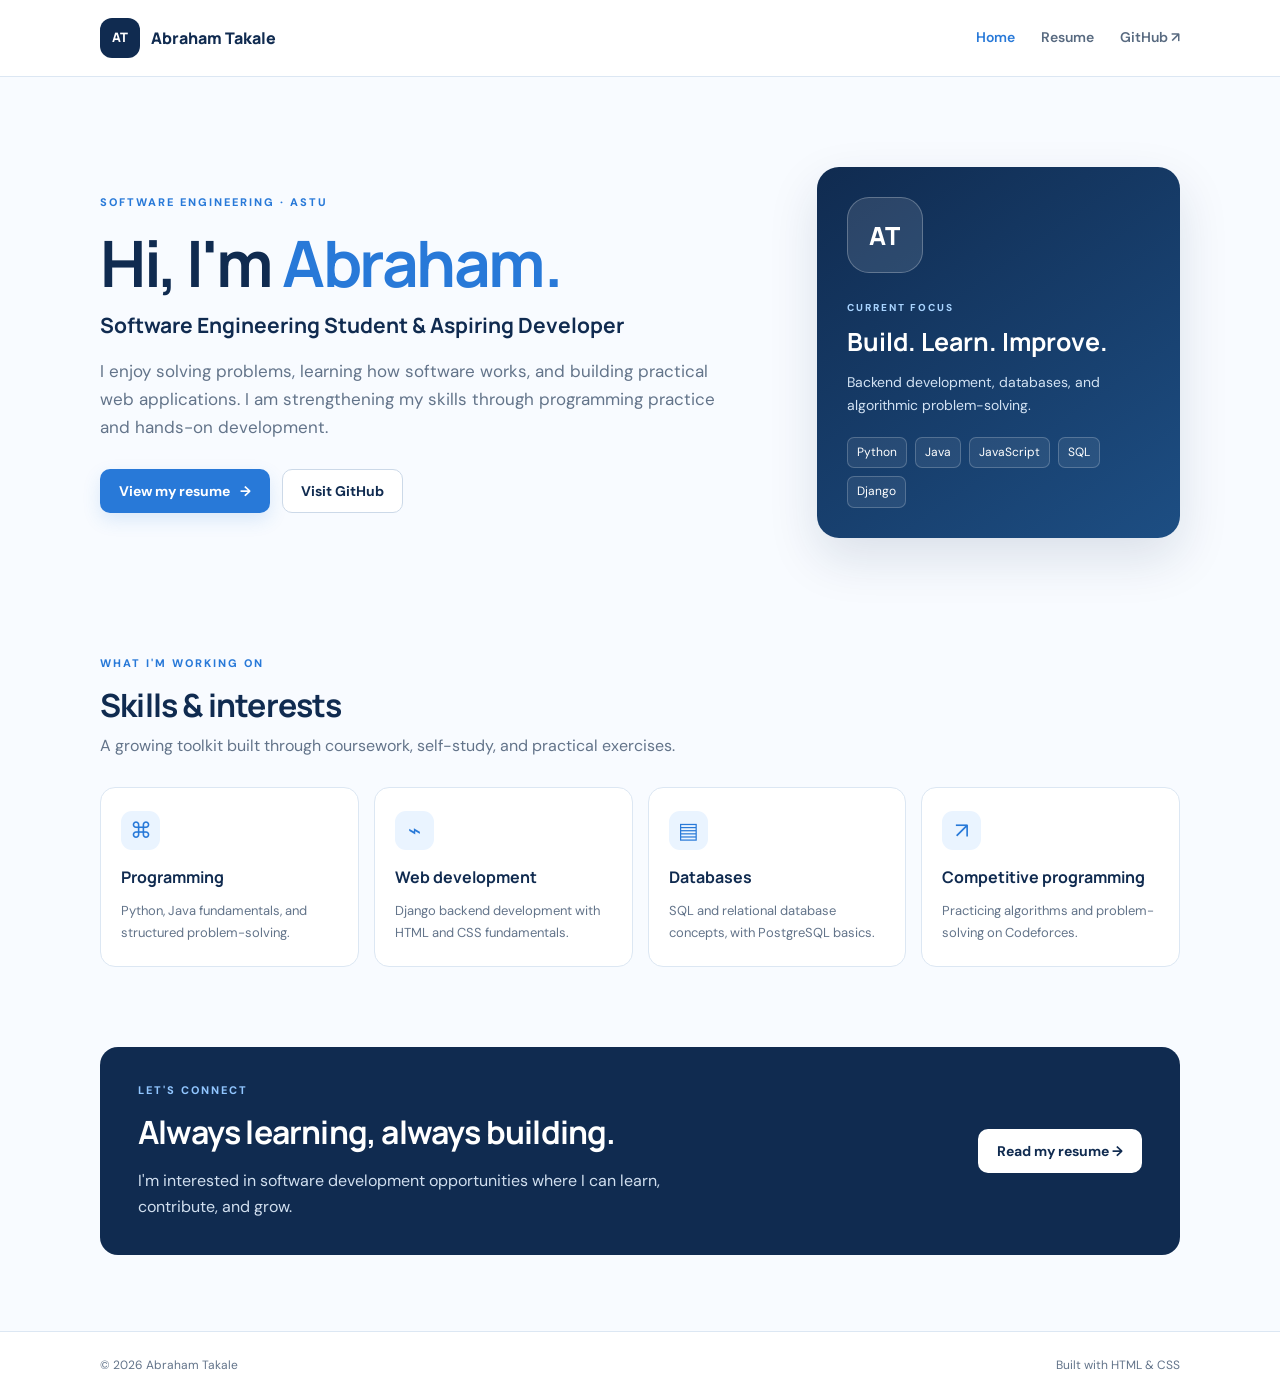
<file: index.html>
<!DOCTYPE html>
<html lang="en">
<head>
  <meta charset="UTF-8">
  <meta name="viewport" content="width=device-width, initial-scale=1.0">
  <meta name="description" content="Abraham Takale — Software Engineering student and aspiring software developer.">
  <title>Abraham Takale | Home</title>
  <link rel="stylesheet" href="style.css">
</head>
<body>
  <header class="site-header">
    <nav class="nav container" aria-label="Main navigation">
      <a class="brand" href="index.html"><span class="brand-mark">AT</span><span>Abraham Takale</span></a>
      <div class="nav-links">
        <a class="active" href="index.html">Home</a>
        <a href="resume.html">Resume</a>
        <a href="https://github.com/abraham-takale" target="_blank" rel="noreferrer">GitHub ↗</a>
      </div>
    </nav>
  </header>

  <main>
    <section class="hero container">
      <div class="hero-copy">
        <p class="eyebrow">SOFTWARE ENGINEERING · ASTU</p>
        <h1>Hi, I'm <span>Abraham.</span></h1>
        <h2>Software Engineering Student &amp; Aspiring Developer</h2>
        <p class="lead">I enjoy solving problems, learning how software works, and building practical web applications. I am strengthening my skills through programming practice and hands-on development.</p>
        <div class="actions">
          <a class="button primary" href="resume.html">View my resume <span aria-hidden="true">→</span></a>
          <a class="button secondary" href="https://github.com/abraham-takale" target="_blank" rel="noreferrer">Visit GitHub</a>
        </div>
      </div>
      <div class="hero-card">
        <div class="avatar">AT</div>
        <p class="card-label">CURRENT FOCUS</p>
        <h3>Build. Learn. Improve.</h3>
        <p>Backend development, databases, and algorithmic problem-solving.</p>
        <div class="mini-tags"><span>Python</span><span>Java</span><span>JavaScript</span><span>SQL</span><span>Django</span></div>
      </div>
    </section>

    <section class="section container">
      <div class="section-heading">
        <p class="eyebrow">WHAT I'M WORKING ON</p>
        <h2>Skills &amp; interests</h2>
        <p>A growing toolkit built through coursework, self-study, and practical exercises.</p>
      </div>
      <div class="cards">
        <article class="feature-card"><div class="feature-icon">⌘</div><h3>Programming</h3><p>Python, Java fundamentals, and structured problem-solving.</p></article>
        <article class="feature-card"><div class="feature-icon">⌁</div><h3>Web development</h3><p>Django backend development with HTML and CSS fundamentals.</p></article>
        <article class="feature-card"><div class="feature-icon">▤</div><h3>Databases</h3><p>SQL and relational database concepts, with PostgreSQL basics.</p></article>
        <article class="feature-card"><div class="feature-icon">↗</div><h3>Competitive programming</h3><p>Practicing algorithms and problem-solving on Codeforces.</p></article>
      </div>
    </section>

    <section class="cta container">
      <div><p class="eyebrow">LET'S CONNECT</p><h2>Always learning, always building.</h2><p>I'm interested in software development opportunities where I can learn, contribute, and grow.</p></div>
      <a class="button light" href="resume.html">Read my resume →</a>
    </section>
  </main>

  <footer class="footer"><div class="container footer-inner"><span>© <span id="year"></span> Abraham Takale</span><span>Built with HTML &amp; CSS</span></div></footer>
  <script>document.getElementById("year").textContent = new Date().getFullYear();</script>
</body>
</html>
</file>
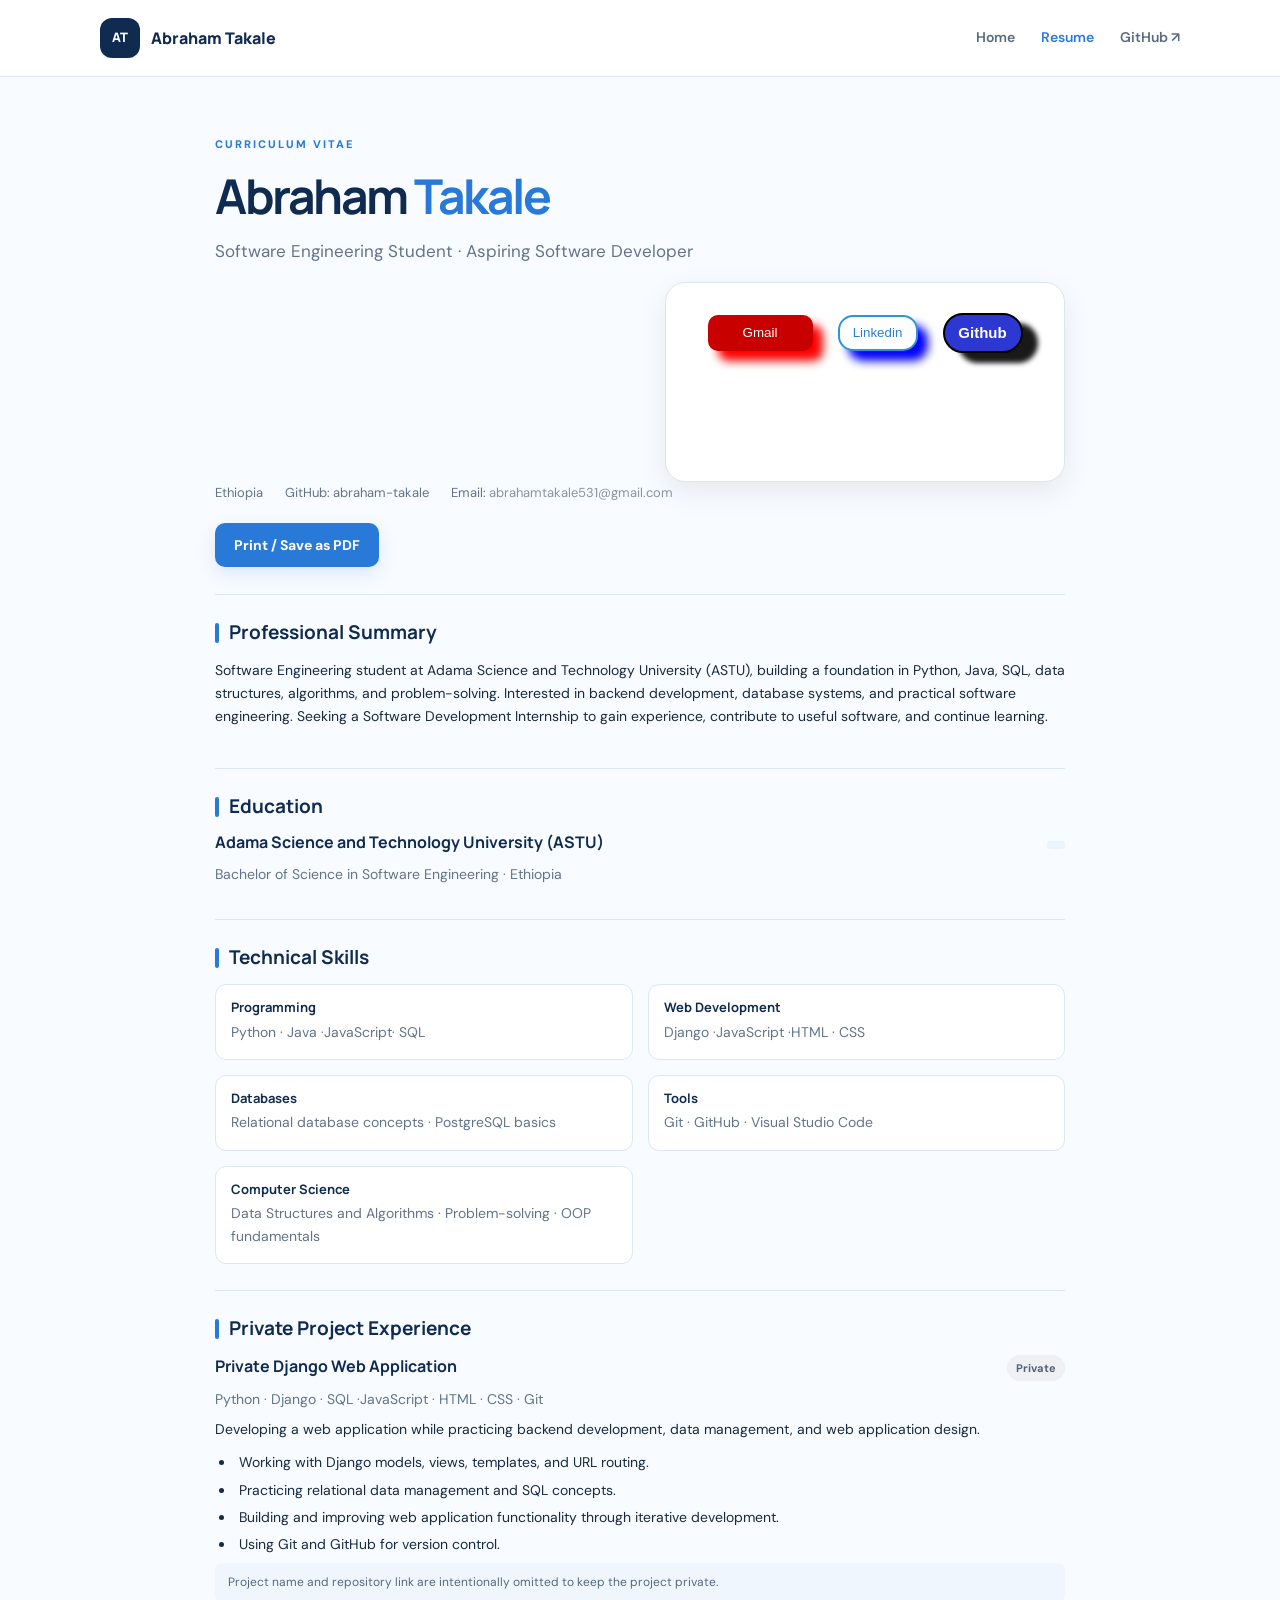
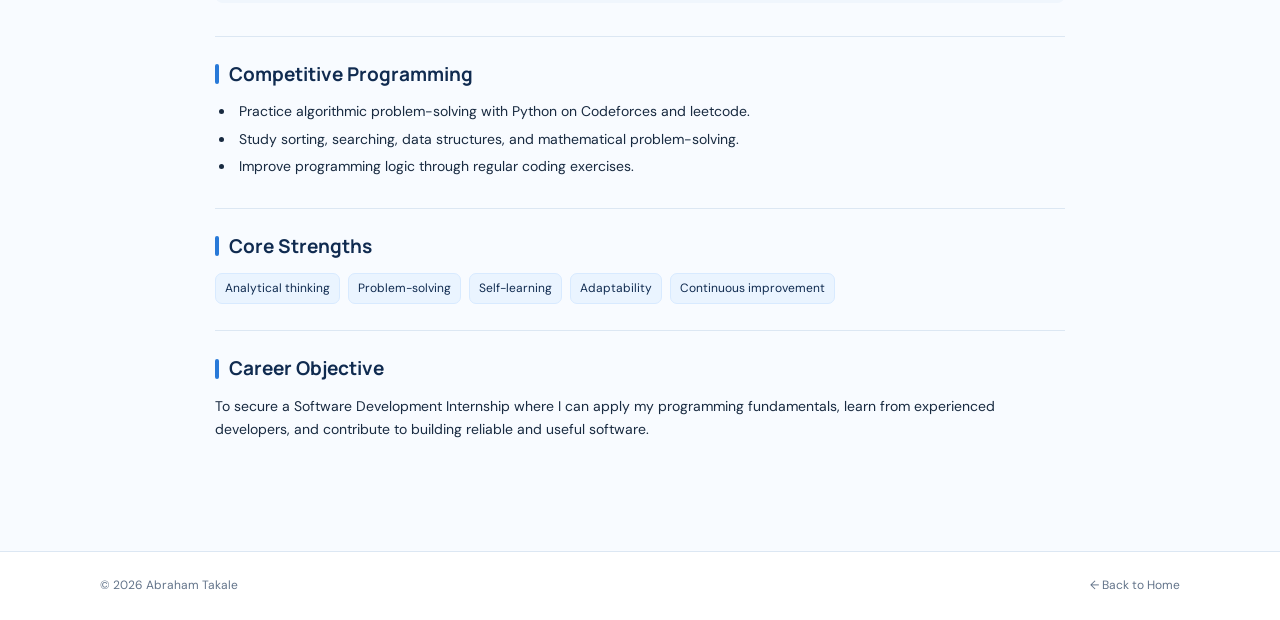
<file: resume.html>
<!DOCTYPE html>
<html lang="en">
<head>
  <meta charset="UTF-8">
  <meta name="viewport" content="width=device-width, initial-scale=1.0">
  <meta name="description" content="Resume of Abraham Gaddissee, Software Engineering student at ASTU.">
  <title>Abraham Takale | Resume</title>
  <link rel="stylesheet" href="style.css">
</head>
<body>
  <header class="site-header">
    <nav class="nav container" aria-label="Main navigation">
      <a class="brand" href="index.html"><span class="brand-mark">AT</span><span>Abraham Takale</span></a>
      <div class="nav-links">
        <a href="index.html">Home</a>
        <a class="active" href="resume.html">Resume</a>
        <a href="https://github.com/abraham-takale" target="_blank" rel="noreferrer">GitHub ↗</a>
      </div>
    </nav>
  </header>

  <main class="container resume-wrap">
    <section class="resume-intro">
      <p class="eyebrow">CURRICULUM VITAE</p>
      <h1>Abraham <span>Takale</span></h1>
      <p class="lead">Software Engineering Student · Aspiring Software Developer</p>
     
<div class="hero-container">

  <div class="hero-right">

    <div class="social-links">
      <button class="subscribe-tyl">
        <a href="mailto:abrahamtakale531@gmail.com">Gmail</a>
      </button>

      <button class="join-button">
        <a href="https://www.linkedin.com/in/Abraham" target="_blank">
          Linkedin
        </a>
      </button>

      <button class="tweet-button">
        <a href="https://github.com/abraham-takale" target="_blank">
          Github
        </a>
      </button>
    </div>

  </div>
</div>

      <div class="resume-contact">
        <span>Ethiopia</span><span>GitHub: <a href="https://github.com/abraham-takale" target="_blank" rel="noreferrer">abraham-takale</a></span>
        <span>Email: <em>abrahamtakale531@gmail.com</em></span>
      </div>
      <button class="button primary print-button" onclick="window.print()">Print / Save as PDF</button>
    </section>

    <section class="resume-section">
      <h2>Professional Summary</h2>
      <p> Software Engineering student at Adama Science and Technology University (ASTU), building a foundation in Python, Java, SQL, data structures, algorithms, and problem-solving. Interested in backend development, database systems, and practical software engineering. Seeking a Software Development Internship to gain experience, contribute to useful software, and continue learning.</p>
    </section>

    <section class="resume-section">
      <h2>Education</h2>
      <div class="entry">
        <div class="entry-top"><h3>Adama Science and Technology University (ASTU)</h3><span class="pill"></span></div>
        <p class="muted">Bachelor of Science in Software Engineering · Ethiopia</p>
      </div>
    </section>

    <section class="resume-section">
      <h2>Technical Skills</h2>
      <div class="skill-grid">
        <div><h3>Programming</h3><p>Python · Java ·JavaScript· SQL</p></div>
        <div><h3>Web Development</h3><p>Django ·JavaScript ·HTML · CSS</p></div>
        <div><h3>Databases</h3><p>Relational database concepts · PostgreSQL basics</p></div>
        <div><h3>Tools</h3><p>Git · GitHub · Visual Studio Code</p></div>
        <div><h3>Computer Science</h3><p>Data Structures and Algorithms · Problem-solving · OOP fundamentals</p></div>
      </div>
    </section>

    <section class="resume-section">
      <h2>Private Project Experience</h2>
      <div class="entry">
        <div class="entry-top"><h3>Private Django Web Application</h3><span class="pill private">Private</span></div>
        <p class="muted">Python · Django · SQL ·JavaScript · HTML · CSS · Git</p>
        <p>Developing a web application while practicing backend development, data management, and web application design.</p>
        <ul>
          <li>Working with Django models, views, templates, and URL routing.</li>
          <li>Practicing relational data management and SQL concepts.</li>
          <li>Building and improving web application functionality through iterative development.</li>
          <li>Using Git and GitHub for version control.</li>
        </ul>
        <p class="privacy-note">Project name and repository link are intentionally omitted to keep the project private.</p>
      </div>
    </section>

    <section class="resume-section">
      <h2>Competitive Programming</h2>
      <ul>
        <li>Practice algorithmic problem-solving with Python on Codeforces and leetcode.</li>
        <li>Study sorting, searching, data structures, and mathematical problem-solving.</li>
        <li>Improve programming logic through regular coding exercises.</li>
      </ul>
    </section>

    <section class="resume-section">
      <h2>Core Strengths</h2>
      <div class="strength-tags"><span>Analytical thinking</span><span>Problem-solving</span><span>Self-learning</span><span>Adaptability</span><span>Continuous improvement</span></div>
    </section>

    <section class="resume-section objective">
      <h2>Career Objective</h2>
      <p>To secure a Software Development Internship where I can apply my programming fundamentals, learn from experienced developers, and contribute to building reliable and useful software.</p>
    </section>
  </main>

  <footer class="footer"><div class="container footer-inner"><span>© <span id="year"></span> Abraham Takale</span><a href="index.html">← Back to Home</a></div></footer>
  <script>document.getElementById("year").textContent = new Date().getFullYear();</script>
</body>
</html>
</file>
<file: style.css>
@import url('https://fonts.googleapis.com/css2?family=DM+Sans:wght@400;500;600;700&family=Manrope:wght@400;500;600;700;800&display=swap');

:root{--navy:#102b50;--blue:#2879d8;--sky:#eaf4ff;--ink:#182a40;--muted:#63748a;--line:#dce7f3;--white:#fff}
*{box-sizing:border-box}
html{scroll-behavior:smooth}
body{margin:0;background:#f8fbff;color:var(--ink);font-family:'DM Sans',sans-serif;line-height:1.65}
a{color:var(--blue);text-decoration:none}
a:hover{text-decoration:underline}
.container{width:min(1080px,calc(100% - 40px));margin-inline:auto}
.site-header{background:var(--white);border-bottom:1px solid var(--line);position:sticky;top:0;z-index:10}
.nav{min-height:76px;display:flex;align-items:center;justify-content:space-between;gap:24px}
.brand{display:flex;align-items:center;gap:11px;color:var(--navy);font-family:Manrope,sans-serif;font-weight:800}
.brand:hover{text-decoration:none}
.brand-mark{display:grid;place-items:center;width:40px;height:40px;border-radius:12px;background:var(--navy);color:white;font-size:13px;letter-spacing:.5px}
.nav-links{display:flex;align-items:center;gap:26px;font-weight:600;font-size:14px}
.nav-links a{color:#586a80}
.nav-links a.active,.nav-links a:hover{color:var(--blue)}
.hero{display:grid;grid-template-columns:1.45fr .8fr;gap:58px;align-items:center;padding-top:90px;padding-bottom:86px}
.eyebrow{color:var(--blue);font-size:11px;font-weight:800;letter-spacing:2px;margin:0 0 14px}
h1,h2,h3{font-family:Manrope,sans-serif;line-height:1.2;color:var(--navy);margin-top:0}
h1{font-size:clamp(40px,6vw,64px);letter-spacing:-2.5px;margin-bottom:12px}
h1 span{color:var(--blue)}
.hero h2{font-size:21px;margin-bottom:18px}
.lead{font-size:17px;color:var(--muted);max-width:620px}
.actions{display:flex;gap:12px;flex-wrap:wrap;margin-top:28px}
.button{display:inline-flex;justify-content:center;align-items:center;gap:10px;padding:12px 18px;border-radius:10px;font:700 14px 'DM Sans',sans-serif;border:1px solid transparent;cursor:pointer}
.button:hover{text-decoration:none;transform:translateY(-1px)}
.primary{background:var(--blue);color:white;box-shadow:0 7px 18px #2879d825}
.secondary{border-color:#ccd9e8;background:white;color:var(--navy)}
.hero-card{padding:30px;border-radius:22px;background:linear-gradient(145deg,#102b50,#1d4e83);color:white;box-shadow:0 20px 50px #102b5020}
.avatar{width:76px;height:76px;display:grid;place-items:center;border-radius:22px;background:#ffffff1c;border:1px solid #ffffff40;color:white;font:800 25px Manrope;margin-bottom:27px}
.card-label{font-size:10px;letter-spacing:2px;font-weight:800;color:#a9d4ff}
.hero-card h3{color:white;font-size:25px;margin-bottom:8px}
.hero-card p:not(.card-label){color:#d3e3f4;font-size:14px}
.mini-tags,.strength-tags{display:flex;flex-wrap:wrap;gap:8px;margin-top:20px}
.mini-tags span,.strength-tags span{border:1px solid #ffffff35;background:#ffffff12;border-radius:7px;padding:5px 9px;font-size:12px;color:white}
.section{padding:30px 0 80px}
.section-heading{margin-bottom:28px}
.section-heading h2,.cta h2{font-size:32px;letter-spacing:-.8px;margin-bottom:8px}
.section-heading>p:last-child{color:var(--muted);margin-top:0}
.cards{display:grid;grid-template-columns:repeat(4,1fr);gap:15px}
.feature-card{background:white;border:1px solid var(--line);padding:23px 20px;border-radius:15px;transition:transform .2s,box-shadow .2s}
.feature-card:hover{transform:translateY(-3px);box-shadow:0 12px 30px #102b500c}
.feature-icon{width:39px;height:39px;display:grid;place-items:center;background:var(--sky);border-radius:11px;color:var(--blue);font-size:22px;margin-bottom:18px}
.feature-card h3{font-size:16px;margin-bottom:8px}
.feature-card p{font-size:13px;color:var(--muted);margin-bottom:0}
.cta{margin-bottom:76px;padding:34px 38px;border-radius:18px;background:var(--navy);color:white;display:flex;align-items:center;justify-content:space-between;gap:25px}
.cta h2{color:white;margin-bottom:8px}
.cta p:not(.eyebrow){color:#d1dfef;margin-bottom:0;max-width:570px}
.cta .eyebrow{color:#91c6ff}
.light{background:white;color:var(--navy);white-space:nowrap}
.footer{border-top:1px solid var(--line);background:white;color:var(--muted);font-size:12px}
.footer-inner{min-height:68px;display:flex;align-items:center;justify-content:space-between;gap:15px}
.resume-wrap{max-width:850px;padding-top:58px;padding-bottom:70px}
.resume-intro{padding-bottom:27px;border-bottom:1px solid var(--line)}
.resume-intro h1{font-size:48px}
.resume-intro .lead{margin:0 0 17px}
.resume-contact{display:flex;flex-wrap:wrap;gap:10px 22px;color:var(--muted);font-size:13px}
.resume-contact em{font-style:normal;color:#8794a5}
.print-button{margin-top:20px}
.resume-section{padding:26px 0;border-bottom:1px solid var(--line)}
.resume-section h2{font-size:19px;margin-bottom:15px;display:flex;align-items:center;gap:10px}
.resume-section h2:before{content:"";display:block;width:4px;height:20px;background:var(--blue);border-radius:4px}
.resume-section p,.resume-section li{font-size:14px}
.resume-section ul{padding-left:20px;margin:10px 0 0}
.resume-section li{padding-left:4px;margin:4px 0}
.entry-top{display:flex;justify-content:space-between;align-items:center;gap:12px}
.entry h3{font-size:16px;margin-bottom:4px}
.entry p{margin:7px 0}
.muted{color:var(--muted)}
.pill{font-size:11px;font-weight:700;padding:4px 9px;border-radius:30px;background:var(--sky);color:var(--blue);white-space:nowrap}
.pill.private{background:#eef0f4;color:#526174}
.skill-grid{display:grid;grid-template-columns:1fr 1fr;gap:15px}
.skill-grid>div{background:white;border:1px solid var(--line);padding:15px;border-radius:11px}
.skill-grid h3{font-size:13px;margin-bottom:5px}
.skill-grid p{color:var(--muted);margin:0}
.privacy-note{padding:10px 13px;background:#f0f6fd;border-radius:8px;color:#536982;font-size:12px!important}
.strength-tags{margin-top:0}
.strength-tags span{color:var(--navy);background:var(--sky);border:1px solid #d8eaff}
.objective{border-bottom:0}
@media(max-width:760px){.hero{grid-template-columns:1fr;gap:32px;padding-top:55px;padding-bottom:55px}.hero-card{max-width:480px}.cards{grid-template-columns:repeat(2,1fr)}.cta{align-items:flex-start;flex-direction:column}.nav{align-items:flex-start;padding-top:14px;padding-bottom:14px;flex-direction:column;gap:12px}.nav-links{gap:18px}.resume-intro h1{font-size:39px}}
@media(max-width:440px){.container{width:min(100% - 28px,1080px)}.cards,.skill-grid{grid-template-columns:1fr}.nav-links{width:100%;justify-content:space-between;font-size:13px}.hero h1{font-size:43px}.section-heading h2,.cta h2{font-size:27px}.cta{padding:26px 22px}.resume-contact{flex-direction:column;gap:4px}}
@media print{body{background:white;font-size:12px}.site-header,.footer,.print-button{display:none!important}.resume-wrap{width:100%;padding:0;max-width:none}.resume-intro h1{font-size:30px}.resume-section{padding:14px 0}.resume-section p,.resume-section li{font-size:11px}.skill-grid>div{break-inside:avoid}.resume-section,.entry{break-inside:avoid}a{color:inherit;text-decoration:none}}


  .subscribe-tyl {
    background-color: rgb(200, 0, 0);
    color: white;
    border: none;
    height: 36px;
    width: 105px;
    border-radius: 10px;
    cursor: pointer;
    margin-right: 10px;
    transition:
      background-color 0s,
      color 0s,
      opacity 0.s;
    box-shadow: 10px 10px 10px red;
  }
  .subscribe-tyl:hover {
    opacity: 0.3;
  }
  .subscribe-tyl:active {
    opacity: 0.8;
  }
  .join-button:hover {
    background-color: green;
  }
  .join-button:active {
    background-color: blue;
  }
  .join-button {
    background-color: white;
    color: rgb(45, 126, 210);
    border-color: rgb(45, 150, 210);
    height: 36px;
    width: 80px;
    border-radius: 15px;
    border-width: 2px;
    border-style: solid;
    cursor: pointer;
    margin-right: 10px;
    box-shadow: 10px 10px 10px blue;
  }
  .tweet-button {
    background-color: rgb(45, 55, 210);
    border-color: none;
    color: white;
    height: 40px;
    width: 80px;
    border-radius: 20px;
    border-width: 2px;
    border-style: solid;
    font-size: 15px;
    font-weight: bold;
    box-shadow: 15px 10px 5px rgba(0, 0, 0, 0.9);
  }
  .tweet-button:hover {
    background-color: red;
    opacity: 1s;
    color: black;
  }
  .tweet-button:active {
    background-color: green;
    color: red;
  }
  a {
    text-decoration: none;
    color: inherit;
  }
 .hero-container {
  display: flex;
  justify-content: space-between;
  align-items: center;
  gap: 40px;
}

.hero-right {
  width: 400px;
  min-height: 200px;
  background-color: white;
  border: 1px solid #dce5f2;
  border-radius: 20px;
  padding: 30px;

  margin-left: auto;

  box-shadow: 0 10px 30px rgba(0, 0, 0, 0.08);
}
.social-links {
  display: flex;
  justify-content: center;
  align-items: center;
  gap: 15px;
  flex-wrap: wrap;
}
</file>
